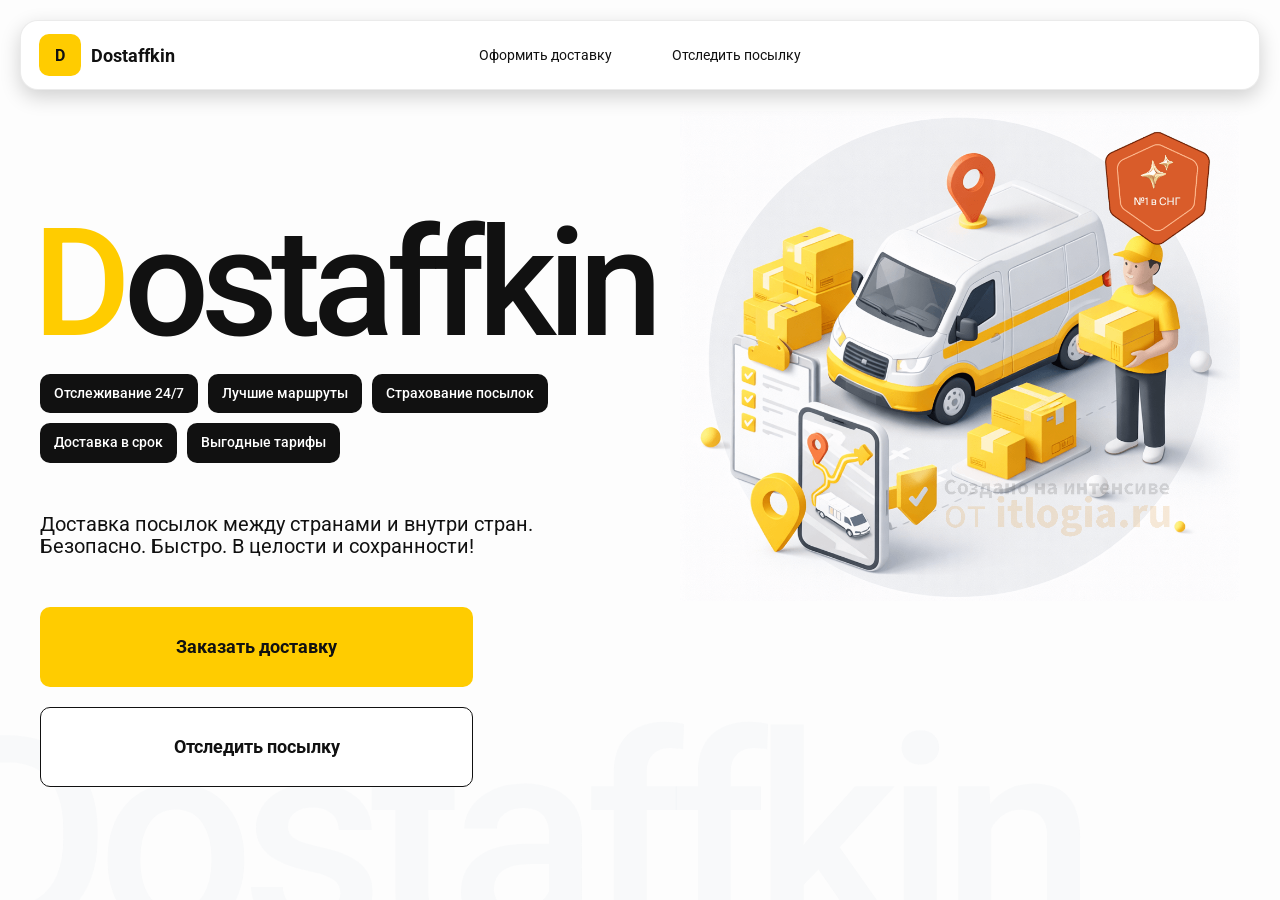
<file: index.html>
<!doctype html>
<html lang="ru">

<head>
    <meta charset="utf-8" />
    <meta name="viewport" content="width=device-width,initial-scale=1,maximum-scale=1,user-scalable=0" />
    <title>Dostaffkin — Доставка посылок между странами и внутри стран. Безопасно. Быстро. В целости и сохранности!
    </title>



    <link rel="stylesheet" href="styles/base.css" />
    <link rel="stylesheet" href="styles/base_adaptive.css" />
    <link rel="stylesheet" href="styles/index.css" />
    <link rel="stylesheet" href="styles/index_adaptive.css" />
</head>

<body>

    <div class="container">
        <header class="header">
            <a class="header-brand" href="#">
                <div class="header-logo">D</div>
                <div class="header-title">Dostaffkin</div>
            </a>
            <nav class="header-menu">
                <a class="header-link" href="./order.html">Оформить <span>доставку</span></a>
                <a class="header-link" href="./track.html">Отследить <span>посылку</span></a>
            </nav>
        </header>
        <main class="main">
            <section class="main-info">
                <div class="main-title">
                    <span>D</span>ostaffkin
                </div>
                <div class="main-features">
                    <div class="main-feature">Отслеживание 24/7</div>
                    <div class="main-feature">Лучшие маршруты</div>
                    <div class="main-feature">Страхование посылок</div>
                    <div class="main-feature">Доставка в срок</div>
                    <div class="main-feature">Выгодные тарифы</div>
                </div>
                <div class="main-description">
                    Доставка посылок между странами и внутри стран.
                    Безопасно. Быстро. В целости и сохранности!
                </div>
                <div class="main-actions">
                    <a class="button" type="button" href="./order.html">Заказать доставку</a>
                    <a class="button button-white" type="button" href="./track.html">Отследить посылку</a>
                </div>
            </section>
            <div class="main-title-ghost">Dostaffkin</div>
            <section class="main-image">
                <img src="images/main-image.png" alt="Main image" />
            </section>
        </main>
    </div>
</body>

</html>
</file>
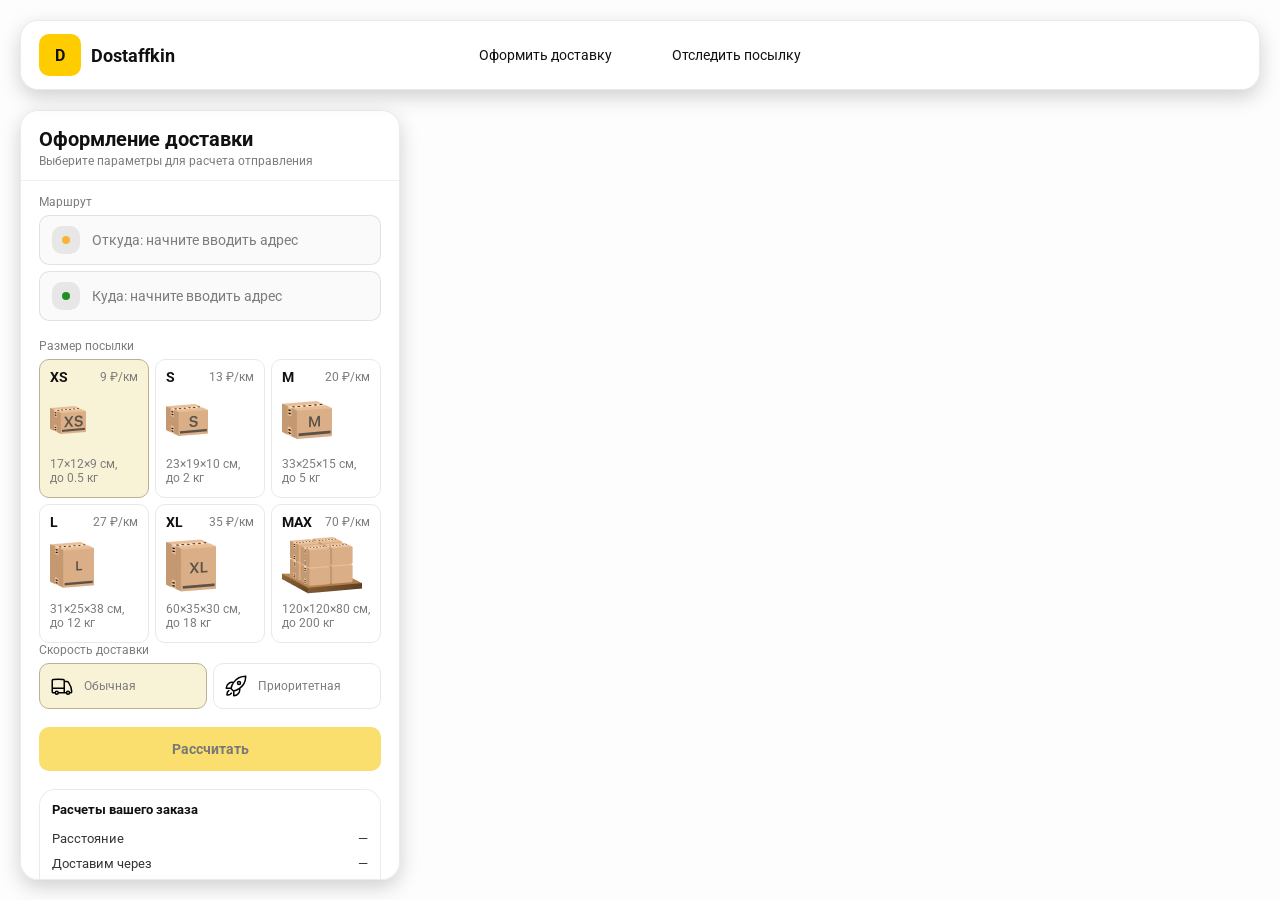
<file: order.html>
<!doctype html>
<html lang="ru">

<head>
    <meta charset="utf-8" />
    <meta name="viewport" content="width=device-width,initial-scale=1,maximum-scale=1,user-scalable=0" />
    <title>Оформление доставки</title>

    <link rel="stylesheet" href="styles/base.css" />
    <link rel="stylesheet" href="styles/base_adaptive.css" />

    <link rel="stylesheet" href="styles/order.css" />
    <link rel="stylesheet" href="styles/order_adaptive.css" />
    <script src="https://api-maps.yandex.ru/2.1/?lang=ru_RU&apikey=b8cef71c-ea19-41d4-8471-582a4f0f82b6&suggest_apikey=175d67e5-06d7-4dc5-b2f1-08280a96bd06" type="text/javascript"></script>
</head>

<body>
    <div id="map"></div>

    <header class="header">
        <a class="header-brand" href="./index.html">
            <div class="header-logo">D</div>
            <div class="header-title">Dostaffkin</div>
        </a>
        <nav class="header-menu">
            <a class="header-link" href="#">Оформить <span>доставку</span></a>
            <a class="header-link" href="./track.html">Отследить <span>посылку</span></a>
        </nav>
    </header>

    <aside class="main" id="sidebar">
        <div class="main-header">
            <div class="main-title">Оформление доставки</div>
            <div class="main-text">Выберите параметры для расчета отправления</div>
        </div>
        <div class="main-content">
            <div class="main-route">
                <div class="main-block-title">Маршрут</div>
                <div class="main-fields">
                    <div class="main-field" id="fromField">
                        <div class="main-pin"></div>
                        <input id="from" placeholder="Откуда: начните вводить адрес" autocomplete="off" />
                        <div class="main-ac" id="fromAc" role="listbox" aria-label="Подсказки адресов"></div>
                    </div>

                    <div class="main-field" id="toField">
                        <div class="main-pin"></div>
                        <input id="to" placeholder="Куда: начните вводить адрес" autocomplete="off" />
                        <div class="main-ac" id="toAc" role="listbox" aria-label="Подсказки адресов"></div>
                    </div>
                </div>
            </div>
            <div class="main-package">
                <div class="main-block-title">Размер посылки</div>

                <div class="main-sizes">
                    <div class="main-size-card is-active" data-value="xs">
                        <div class="main-size-top">
                            <div class="main-size-label">XS</div>
                            <div class="main-size-rate">9 ₽/км</div>
                        </div>
                        <div class="main-size-media">
                            <img src="images/sizes/xs.png" alt="Короб XS" />
                        </div>
                        <div class="main-size-description">17×12×9 см,<br>до 0.5 кг</div>
                    </div>

                    <div class="main-size-card" data-value="s">
                        <div class="main-size-top">
                            <div class="main-size-label">S</div>
                            <div class="main-size-rate">13 ₽/км</div>
                        </div>
                        <div class="main-size-media">
                            <img src="images/sizes/s.png" alt="Короб S" />
                        </div>
                        <div class="main-size-description">23×19×10 см,<br>до 2 кг</div>
                    </div>

                    <div class="main-size-card" data-value="m">
                        <div class="main-size-top">
                            <div class="main-size-label">M</div>
                            <div class="main-size-rate">20 ₽/км</div>
                        </div>
                        <div class="main-size-media">
                            <img src="images/sizes/m.png" alt="Короб M" />
                        </div>
                        <div class="main-size-description">33×25×15 см,<br>до 5 кг</div>
                    </div>

                    <div class="main-size-card" data-value="l">
                        <div class="main-size-top">
                            <div class="main-size-label">L</div>
                            <div class="main-size-rate">27 ₽/км</div>
                        </div>
                        <div class="main-size-media">
                            <img src="images/sizes/l.png" alt="Короб L" />
                        </div>
                        <div class="main-size-description">31×25×38 см,<br>до 12 кг</div>
                    </div>

                    <div class="main-size-card" data-value="xl">
                        <div class="main-size-top">
                            <div class="main-size-label">XL</div>
                            <div class="main-size-rate">35 ₽/км</div>
                        </div>
                        <div class="main-size-media">
                            <img src="images/sizes/xl.png" alt="Короб XL" />
                        </div>
                        <div class="main-size-description">60×35×30 см,<br>до 18 кг</div>
                    </div>

                    <div class="main-size-card" data-value="max">
                        <div class="main-size-top">
                            <div class="main-size-label">MAX</div>
                            <div class="main-size-rate">70 ₽/км</div>
                        </div>
                        <div class="main-size-media main-size-media-palleta">
                            <img src="images/sizes/max.png" alt="Паллета" />
                        </div>
                        <div class="main-size-description">120×120×80 см,<br>до 200 кг</div>
                    </div>
                </div>
            <div class="main-speed">
    <div class="main-block-title">Скорость доставки</div>

    <div class="main-speeds">
        <div class="main-speed-card is-active" data-value="regular">
            <img class="main-speed-media" src="images/icons/regular.svg" alt="Regular"/>
            <div class="main-speed-description">Обычная</div>
        </div>
        <div class="main-speed-card" data-value="fast">
            <img class="main-speed-media" src="images/icons/fast.svg" alt="Fast"/>
            <div class="main-speed-description">Приоритетная</div>
        </div>

    </div>
</div>
            </div>
            <div class="main-calculate-block">
                <button id="calc" class="button calculate-button" type="button" disabled>Рассчитать</button>
            </div>
            <div class="main-result" id="result">
                <div class="main-result-title">Расчеты вашего заказа</div>
                <div class="main-result-lines">
                    <div class="main-result-line"><span>Расстояние</span><span id="distanceValue">—</span></div>
                    <div class="main-result-line"><span>Доставим через</span><span id="durationValue">—</span></div>
                    <div class="main-result-line"><span>Тариф</span><span id="rateValue">—</span></div>
                </div>
                <div class="main-price">
                    <div class="main-price-label">Итого</div>
                    <div class="main-price-value" id="totalValue">—</div>
                </div>
            </div>
            <div class="main-order-box">
                <div class="main-order-form" id="orderForm">
                    <div class="main-order-title">Оформление доставки</div>
                    <div class="main-block-info-row">
                        <div class="main-block-title">Контакты</div>
                        <div class="order-fields">
                            <div class="main-field">
                                <input id="customerName" placeholder="Ваше имя" autocomplete="off" />
                            </div>
                            <div class="main-field">
                                <input id="customerPhone" placeholder="Ваш телефон" autocomplete="off"
                                    inputmode="tel" />
                            </div>
                        </div>
                    </div>
                    <div class="main-block-info-row extra-info">
                        <div class="main-block-title">Дополнительная информация</div>
                        <div class="main-field textarea">
                            <textarea id="comment" placeholder="Детали доставки и комментарии"></textarea>
                        </div>
                    </div>
                    <button id="submit" class="button main-submit-request" type="button" disabled>Отправить
                        заявку
                    </button>
                </div>

                <div class="main-order-success" id="orderSuccess">
                    <div class="main-success-icon">✓</div>
                    <div class="main-success-title">Заявка отправлена!</div>
                    <div class="main-success-title">Номер отправления – <span id="orderId"></span></div>
                    <div class="main-success-subtitle">Мы скоро свяжемся с вами</div>
                </div>
            </div>
        </div>
    </aside>
    <script src="scripts/order.js"></script>
</body>

</html>
</file>
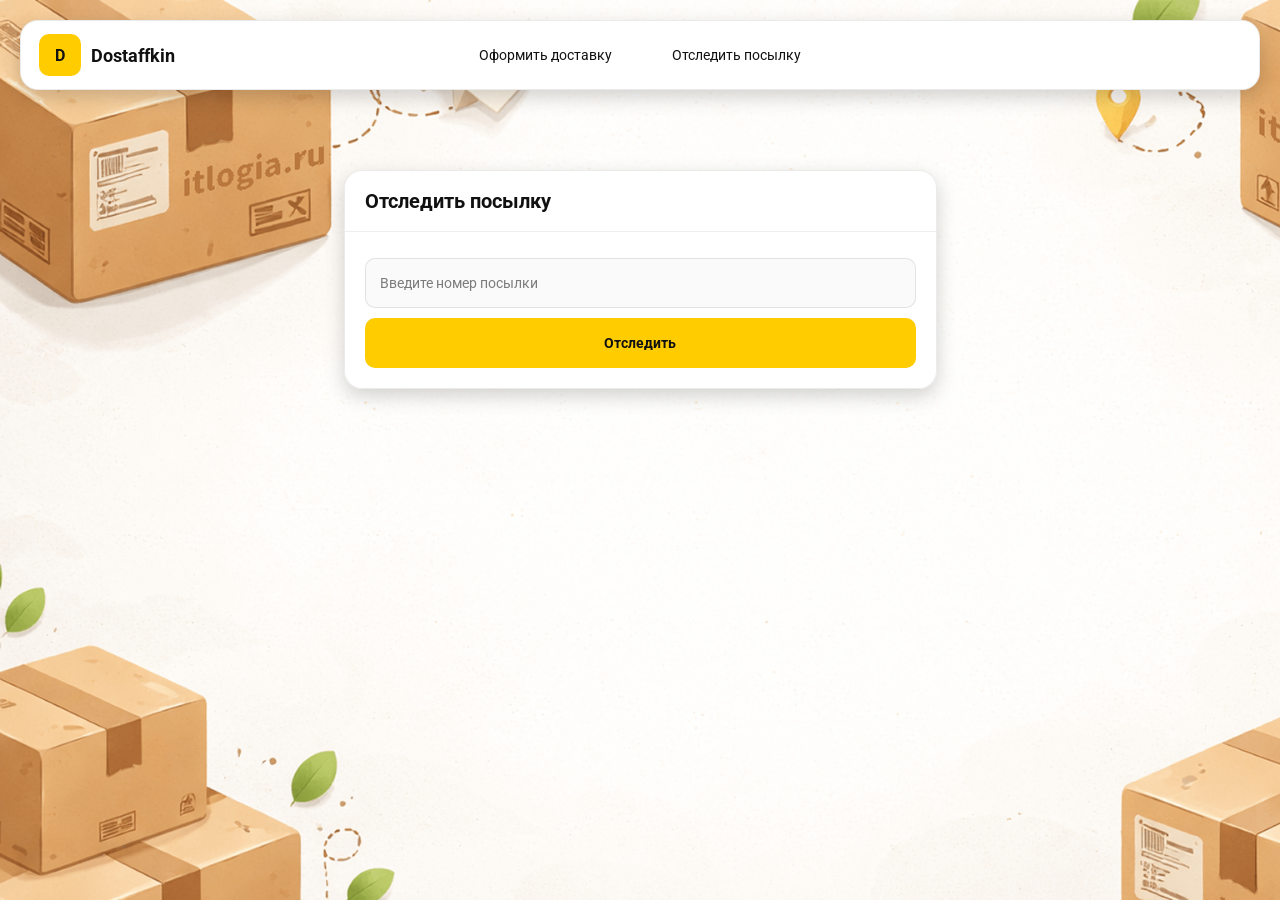
<file: track.html>
<!doctype html>
<html lang="ru">

<head>
    <meta charset="utf-8" />
    <meta name="viewport" content="width=device-width,initial-scale=1,maximum-scale=1,user-scalable=0" />
    <title>Отследить посылку</title>
    <link rel="stylesheet" href="styles/base.css" />
    <link rel="stylesheet" href="styles/base_adaptive.css" />

    <link rel="stylesheet" href="styles/track.css" />
    <link rel="stylesheet" href="styles/track_adaptive.css" />
</head>

<body>
    <div class="container">
        <header class="header">
            <a class="header-brand" href="./index.html">
                <div class="header-logo">D</div>
                <div class="header-title">Dostaffkin</div>
            </a>
            <nav class="header-menu">
                <a class="header-link" href="./order.html">Оформить <span>доставку</span></a>
                <a class="header-link" href="#">Отследить <span>посылку</span></a>
            </nav>
        </header>

        <main class="track-content">
            <section class="track-card track-search">
                <div class="track-title">Отследить посылку</div>
                <div class="track-action">
                    <div class="main-field track-field">
                        <input id="trackNumber" placeholder="Введите номер посылки" autocomplete="off" />
                    </div>
                    <button id="trackButton" class="button track-button" type="button">Отследить</button>
                </div>
            </section>
            <section class="track-card track-result" id="trackResult">
                <div class="track-result-header">
                    <div class="track-id" id="trackIdValue"></div>
                    <div class="track-routes">
                        <div class="track-route">
                            <div class="track-route-pin">
                                <svg xmlns="http://www.w3.org/2000/svg" fill="none" viewBox="0 0 24 24"
                                    stroke-width="1.5" stroke="orange" class="size-6">
                                    <path stroke-linecap="round" stroke-linejoin="round"
                                        d="M15 10.5a3 3 0 1 1-6 0 3 3 0 0 1 6 0Z" />
                                    <path stroke-linecap="round" stroke-linejoin="round"
                                        d="M19.5 10.5c0 7.142-7.5 11.25-7.5 11.25S4.5 17.642 4.5 10.5a7.5 7.5 0 1 1 15 0Z" />
                                </svg>
                            </div>
                            <div class="track-route-address" id="trackFromValue">
                                Откуда: Москва, улица Арбат, 1
                            </div>
                        </div>
                        <div class="track-route track-route-arrow">
                            <svg xmlns="http://www.w3.org/2000/svg" fill="none" viewBox="0 0 24 24" stroke-width="1.5"
                                stroke="currentColor" class="size-6">
                                <path stroke-linecap="round" stroke-linejoin="round"
                                    d="M19.5 13.5 12 21m0 0-7.5-7.5M12 21V3" />
                            </svg>
                        </div>
                        <div class="track-route">
                            <div class="track-route-pin">
                                <svg xmlns="http://www.w3.org/2000/svg" fill="none" viewBox="0 0 24 24"
                                    stroke-width="1.5" stroke="green" class="size-6">
                                    <path stroke-linecap="round" stroke-linejoin="round"
                                        d="M15 10.5a3 3 0 1 1-6 0 3 3 0 0 1 6 0Z" />
                                    <path stroke-linecap="round" stroke-linejoin="round"
                                        d="M19.5 10.5c0 7.142-7.5 11.25-7.5 11.25S4.5 17.642 4.5 10.5a7.5 7.5 0 1 1 15 0Z" />
                                </svg>
                            </div>
                            <div class="track-route-address" id="trackToValue">
                                Куда: Минск, проспект Независимости, 58
                            </div>
                        </div>
                    </div>
                </div>
                <div class="track-info">
                    <div class="track-status-title">Статус данной посылки:</div>
                    <div class="track-status-list" id="trackStatusList">
                    </div>
                </div>
            </section>
        </main>
    </div>
<script src="scripts/track.js"></script>
</body>

</html>
</file>
<file: styles/base.css>
*, *::before, *::after {
    box-sizing: border-box;
}

@font-face {
    font-family: "Roboto";
    src: url("../fonts/Roboto-Regular.ttf");
    font-weight: normal;
}

@font-face {
    font-family: "Roboto";
    src: url("../fonts/Roboto-Bold.ttf");
    font-weight: bold;
}

@font-face {
    font-family: "Roboto";
    src: url("../fonts/Roboto-Medium.ttf");
    font-weight: 500;
}

html, body {
    margin: 0;
    color: #111111;
    font-family: "Roboto", sans-serif;
}

body {
    background: #FDFDFD;
}
.header {
    border-radius: 18px;
    box-shadow: 0 7px 20px 0 #0000002E;
    backdrop-filter: blur(10px);
    background: #ffffff;
    left: 20px;
    border: 1px solid rgba(0, 0, 0, 0.08);
    position: fixed;
    right: 20px;
    top: 20px;
    padding: 14px 18px;
    height: 70px;
    display: flex;
    align-items: center;
    z-index: 6;
}

.header-brand {
    display: flex;
    align-items: center;
    text-decoration: none;
    gap: 10px;
}

.header-logo {
    width: 42px;
    height: 42px;
    border-radius: 10px;
    background: #FFCC00;
    display: grid;
    place-items: center;
    font-weight: bold;
    color: #111;
}

.header-title {
    font-size: 18px;
    font-weight: bold;
    color: #111111;
    text-decoration: none;
}
.header-menu {
    display: flex;
    align-items: center;
    gap: 60px;
    margin: 0;
    position: absolute;
    left: 50%;
    transform: translateX(-50%);
}

.header-link {
    font-size: 14px;
    color: #111111;
    text-decoration: none;
}
.button {
    border: 0;
    outline: none;
    height: 44px;
    border-radius: 10px;
    font-size: 14px;
    font-weight: bold;
    cursor: pointer;
    font-family: inherit;
    transition: transform .08s ease, opacity .12s ease;
    background: #ffcc00;
    color: #111111;
    text-align: center;
    text-decoration: none;
}

.button:hover {
    background-color: #E5BC19;
}

.button:disabled {
    cursor: not-allowed;
    background-color: #FADE6E;
    color: #787878;
    transform: none;
}

.button.button-white {
    background: #ffffff;
    border: 1px solid #111111;
}

.button.button-white:hover {
    background: rgb(241 241 241);
}
.main-field {
    display: flex;
    align-items: center;
    margin-top: 6px;
    gap: 10px;
    border: 1px solid #1111111A;
    background: #FAFAFA;
    border-radius: 10px;
    padding: 10px 12px;
    position: relative;
    box-sizing: border-box;
    height: 50px;
}

.main-field.textarea {
    height: auto;
}

.main-pin {
    width: 28px;
    height: 28px;
    border-radius: 10px;
    background: rgba(17, 17, 17, 0.08);
    display: grid;
    place-items: center;
    flex: 0 0 auto;
    position: relative;
}

.main-pin::before {
    content: "";
    width: 8px;
    height: 8px;
    border-radius: 999px;
    background: orange;
    opacity: .75;
    display: block;
}

.main-field:last-child .main-pin::before {
    background: green;
    opacity: .85;
}

input, textarea {
    width: 100%;
    border: 0;
    outline: none;
    background: transparent;
    font-size: 14px;
    color: #111111;
    font-family: inherit;
}

textarea {
    resize: vertical;
    min-height: 72px;
    padding: 2px 0;
}

input::placeholder, textarea::placeholder {
    color: #7C7C7C;
}

.main-field:focus-within {
    border-color: rgba(0, 0, 0, 0.20);
    box-shadow: 0 0 0 4px rgba(255, 204, 0, 0.35);
    background: rgba(255, 255, 255, 0.75);
}
</file>
<file: styles/base_adaptive.css>
@media (max-width: 767px) {
    .header {
        left: 10px;
        right: 10px;
        top: 10px;
    }

    .header-link span {
        display: none;
    }

    .header-menu {
        gap: 20px;
        justify-content: flex-start;
        margin: 0 0 0 30px;
        position: static;
        transform: none;
    }
}

@media (max-width: 420px) {
    .header-title {
        display: none;
    }
}

@media (max-width: 374px) {
    .header-menu {
        gap: 10px;
        margin: 0 0 0 10px;
    }
}
</file>
<file: styles/index.css>
.container {
    overflow: hidden;
    min-height: 100vh;
}
.main {
    padding: 111px 40px 40px;
    position: relative;
    display: flex;
}
.main-info {
    max-width: 840px;
    width: 100%;
    position: relative;
}
.main-title {
    margin-top: 98px;
    font-weight: 500;
    font-size: 200px;
    line-height: 1;
    letter-spacing: -0.05em;
    color: #111111;
    left: -15px;
    position: relative;
}

.main-title span {
    color: #ffcc00;
}
.main-features {
    margin-top: 15px;
    display: flex;
    flex-wrap: wrap;
    gap: 10px;
}

.main-feature {
    background: #111111;
    color: #ffffff;
    padding: 12px 14px;
    font-weight: 500;
    font-size: 14px;
    line-height: 1.1;
    border-radius: 10px;
}
.main-description {
    margin-top: 50px;
    max-width: 500px;
    font-size: 20px;
    line-height: 1.1;
    color: #111111;
}
.main-actions {
    margin-top: 50px;
    display: flex;
    flex-direction: column;
    gap: 20px;
}

.main-actions .button {
    height: 80px;
    width: 433px;
    font-size: 18px;
    font-weight: bold;
    place-items: center;
    display: grid;
}
.main-title-ghost {
    position: absolute;
    z-index: -1;
    left: -70px;
    bottom: -150px;
    font-weight: 500;
    font-size: 278px;
    line-height: 1;
    letter-spacing: -0.05em;
    color: #ECEDF04D;
}
.main-image {
    width: 1024px;
    top: 100px;
    z-index: -2;
}

.main-image img {
    width: 100%;
    max-width: 1024px;
    height: auto;
    display: block;
}
</file>
<file: styles/index_adaptive.css>
@media (max-width: 1760px) {
    .main-title {
        font-size: 150px;
        left: -7px;
    }

    .main-info {
        max-width: 640px;
    }
}
@media (max-width: 1200px) {
    .main-info {
        max-width: 540px;
    }

    .main {
        padding: 111px 20px 20px;
    }

    .main-title {
        font-size: 120px;
        left: -4px;
    }

    .main-title-ghost {
        font-size: 220px;
    }
}
@media (max-width: 1024px) {
    .main-title {
        margin-top: 30px;
    }

    .main {
        flex-direction: column-reverse;
    }

    .main-image {
        max-width: 350px;
        position: absolute;
        left: 370px;
        top: 370px;
    }

    .main-info {
        max-width: 100%;
    }

    .main-actions {
        gap: 10px;
    }

    .main-actions .button {
        height: 50px;
        font-size: 14px;
        width: auto;
        max-width: 300px;
    }

    .main-description {
        max-width: 350px;
    }
}
@media (max-width: 570px) {
    .main-title {
        font-size: 88px;
    }

    .main-description {
        max-width: 100%
    }

    .main-actions {
       width: 100%;
    }

    .main-actions .button {
        width: 100%;
        max-width: 100%
    }

    .main-image {
        max-width: 650px;
        position: absolute;
        left: 170px;
        top: 70px;
        opacity: 0.2;
    }
}
@media (max-width: 400px) {
    .main-title {
        font-size: 70px;
    }
}
</file>
<file: styles/order.css>
#map {
   
    position: fixed;
    inset: 0;
}
.main {
    border-radius: 18px;
    box-shadow: 0 7px 20px 0 #0000002E;
    backdrop-filter: blur(10px);
    background: rgba(255, 255, 255, 0.96);
    left: 20px;
    border: 1px solid rgba(0, 0, 0, 0.08);
    position: fixed;
    top: 110px;
    bottom: 20px;
    width: 380px;
    display: flex;
    flex-direction: column;
    overflow: hidden;
    z-index: 5;
}
.main-header {
    padding: 18px 18px 12px 18px;
    border-bottom: 1px solid rgba(0, 0, 0, 0.06);
    display: flex;
    flex-direction: column;
}

.main-title {
    font-size: 20px;
    line-height: 100%;
    font-weight: bold;
}

.main-text {
    font-size: 12px;
    margin-top: 5px;
    color: #7C7C7C;
}
.main-content {
    padding: 14px 18px 18px 18px;
    overflow: auto;
    scrollbar-width: none;
    display: flex;
    flex-direction: column;
    gap: 18px;
    flex: 1;
}
.main-block-title {
    font-size: 12px;
    color: #7C7C7C;
}

.main-route .main-block-title,
.main-package .main-block-title {
    margin-bottom: 6px;
}
.main-sizes {
    display: grid;
    gap: 6px;
    grid-template-columns: repeat(3, 1fr);
}

.main-size-card {
    border: 1px solid #E8E8E7;
    background: #FFFFFF;
    border-radius: 10px;
    padding: 10px;
    cursor: pointer;
    user-select: none;
    transition: transform .08s ease, border-color .12s ease, background .12s ease;
    min-height: 139px;
}

.main-size-card:hover {
    transform: translateY(-1px);
}

.main-size-card.is-active {
    background-color: #F8F2D6;
    border-color: #B7B196;
}

.main-size-top {
    display: flex;
    align-items: center;
    justify-content: space-between;
}

.main-size-label {
    font-weight: bold;
    font-size: 14px;
    color: #111111;
    line-height: 100%;
}

.main-size-rate {
    font-size: 12px;
    color: #7C7C7C;
    line-height: 100%;
}

.main-size-media {
    margin-top: 8px;
    height: 57px;
}

.main-size-description {
    margin-top: 8px;
    font-size: 12px;
    color: #7C7C7C;
    line-height: 1.2;
}
.calculate-button {
    width: 100%;
}
.main-result {
    border: 1px solid rgba(0, 0, 0, 0.08);
    background: rgba(255, 255, 255, 0.75);
    border-radius: 16px;
    padding: 12px;
    line-height: 1.25;
}

.main-result-title {
    font-weight: bold;
    font-size: 13px;
    color: #111111;
    margin-bottom: 13px;
}

.main-result-lines {
    gap: 8px;
    display: flex;
    flex-direction: column;
}

.main-result-line {
    font-size: 13px;
    color: rgba(17, 17, 17, 0.85);
    display: flex;
    justify-content: space-between;
}

.main-price {
    margin-top: 18px;
    padding-top: 10px;
    border-top: 1px dashed rgba(0, 0, 0, 0.12);
    display: flex;
    align-items: baseline;
    justify-content: space-between;
}

.main-price-label {
    font-size: 12px;
    color: rgba(17, 17, 17, 0.55);
}

.main-price-value {
    font-size: 20px;
    font-weight: bold;
    color: #111111;
    letter-spacing: -0.3px;
}
.main-order-box {
    background: #ffffff;
    border: 1px solid #E8E8E7;
    border-radius: 10px;
    padding: 12px;
}

.main-order-title {
    margin-bottom: 8px;
    font-weight: bold;
    font-size: 14px;
    color: #111111;
}

.main-block-info {
    display: flex;
    flex-direction: column;
    gap: 6px;
}

.order-fields {
    display: grid;
    grid-template-columns: 1fr 1fr;
    column-gap: 10px;
    margin-top: 6px;
}

.main-block-info-row.extra-info {
    display: block;
    margin-top: 13px;
}

.main-submit-request {
    width: 100%;
    margin-top: 6px;
}

.main-order-success {
    display: none;
    text-align: center;
    padding: 22px 12px;
    gap: 12px;
}

.main-order-success.is-visible {
    display: flex;
    flex-direction: column;
    align-items: center;
}

.main-success-icon {
    width: 56px;
    height: 56px;
    border-radius: 50%;
    background: #16a34a;
    color: #ffffff;
    display: grid;
    place-items: center;
    font-size: 30px;
}

.main-success-title {
    font-size: 14px;
    font-weight: bold;
    color: #111111;
}

.main-success-subtitle {
    font-size: 12px;
    color: rgba(17, 17, 17, 0.55);
    line-height: 1.3;
}
.main-speed .main-block-title {
    margin-bottom: 6px;
}

.main-speeds {
    display: grid;
    gap: 6px;
    grid-template-columns: repeat(2, 1fr);
}

.main-speed-card {
    border: 1px solid #E8E8E7;
    background: #FFFFFF;
    border-radius: 10px;
    padding: 10px;
    cursor: pointer;
    user-select: none;
    transition: transform .08s ease, border-color .12s ease, background .12s ease;
    display: flex;
    align-items: center;
    gap: 10px;
}

.main-speed-card:hover {
    transform: translateY(-1px);
}

.main-speed-card.is-active {
    background-color: #F8F2D6;
    border-color: #B7B196;
}

.main-speed-description {
    font-size: 12px;
    color: #7C7C7C;
    line-height: 1.2;
}
</file>
<file: styles/order_adaptive.css>
@media (max-width: 767px) {
    .main {
        left: 10px;
        right: 10px;
        top: 50%;
        bottom: 12px;
        width: auto;
        max-width: none;
    }
}

@media (max-width: 420px) {
    .main-sizes {
        grid-template-columns: repeat(2, 1fr);
    }
}
</file>
<file: styles/track.css>
.container {
    background: #F4F4F4 url("../images/track-bg.png");
    background-size: cover;
    min-height: 100vh;
    padding: 170px 0 50px 0;
}
.track-content {
    width: 593px;
    margin: 0 auto;
}
.track-card {
    width: 100%;
    border-radius: 18px;
    box-shadow: 0 7px 20px 0 #0000002E;
    backdrop-filter: blur(10px);
    background: rgba(255, 255, 255, 0.96);
    border: 1px solid rgba(0, 0, 0, 0.08);
}

.track-title {
    font-size: 20px;
    line-height: 100%;
    font-weight: bold;
    border-bottom: 1px solid #EEEEEE;
    padding: 20px;
}

.track-action {
    padding: 20px;
}

.track-button {
    width: 100%;
    height: 50px;
}

.track-field {
    margin-bottom: 10px;
}
.track-result {
    margin-top: 5px;
    display: none;
}

.track-result.is-visible {
    display: block;
}

.track-result-header {
    font-weight: bold;
    font-size: 14px;
    color: #111111;
    padding: 20px;
    border-bottom: 1px solid #EEEEEE;
}

.track-id {
    margin-bottom: 12px;
    font-size: 20px;
}

.track-routes {
    display: flex;
    flex-direction: column;
    gap: 10px;
    font-weight: normal;
}

.track-route {
    display: flex;
    align-items: center;
    gap: 10px;
}

.track-route-pin {
    width: 24px;
    height: 24px;
    flex-shrink: 0;
}

.track-route-arrow {
    padding: 15px 0;
    width: 24px;
    height: 24px;
}

.track-info {
    padding: 20px;
}

.track-status {
    display: flex;
    align-items: center;
    font-size: 12px;
    gap: 10px;
}

.track-status-title {
    font-size: 14px;
    color: #111111;
    margin-bottom: 20px;
}

.track-status-list {
    display: flex;
    flex-direction: column;
    gap: 15px;
}

.track-status-icon {
    width: 40px;
    height: 40px;
    border-radius: 50%;
    background: rgba(17, 17, 17, 0.08);
    display: grid;
    place-items: center;
    flex: 0 0 auto;
}

.track-status.created .track-status-icon {
    background-color: #F1CB00;
}

.track-status.in-way .track-status-icon {
    background-color: #F08A11;
}

.track-status.ready .track-status-icon {
    background-color: #A35D0A;
}

.track-status.done .track-status-icon {
    background-color: #37C93B;
}

.track-status-text {
    display: flex;
    align-items: center;
    justify-content: space-between;
    color: #111111;
    font-size: 12px;
    flex: 1;
}

.track-status-date {
    color: rgba(17, 17, 17, 0.55);
}
</file>
<file: styles/track_adaptive.css>
@media (max-width: 767px) {
    .container {
        padding: 130px 0 50px 0;
    }

    .track-content {
        width: 100%;
        padding-left: 10px;
        padding-right: 10px;
    }

    .track-result-header {
        padding: 20px;
    }
}
</file>
